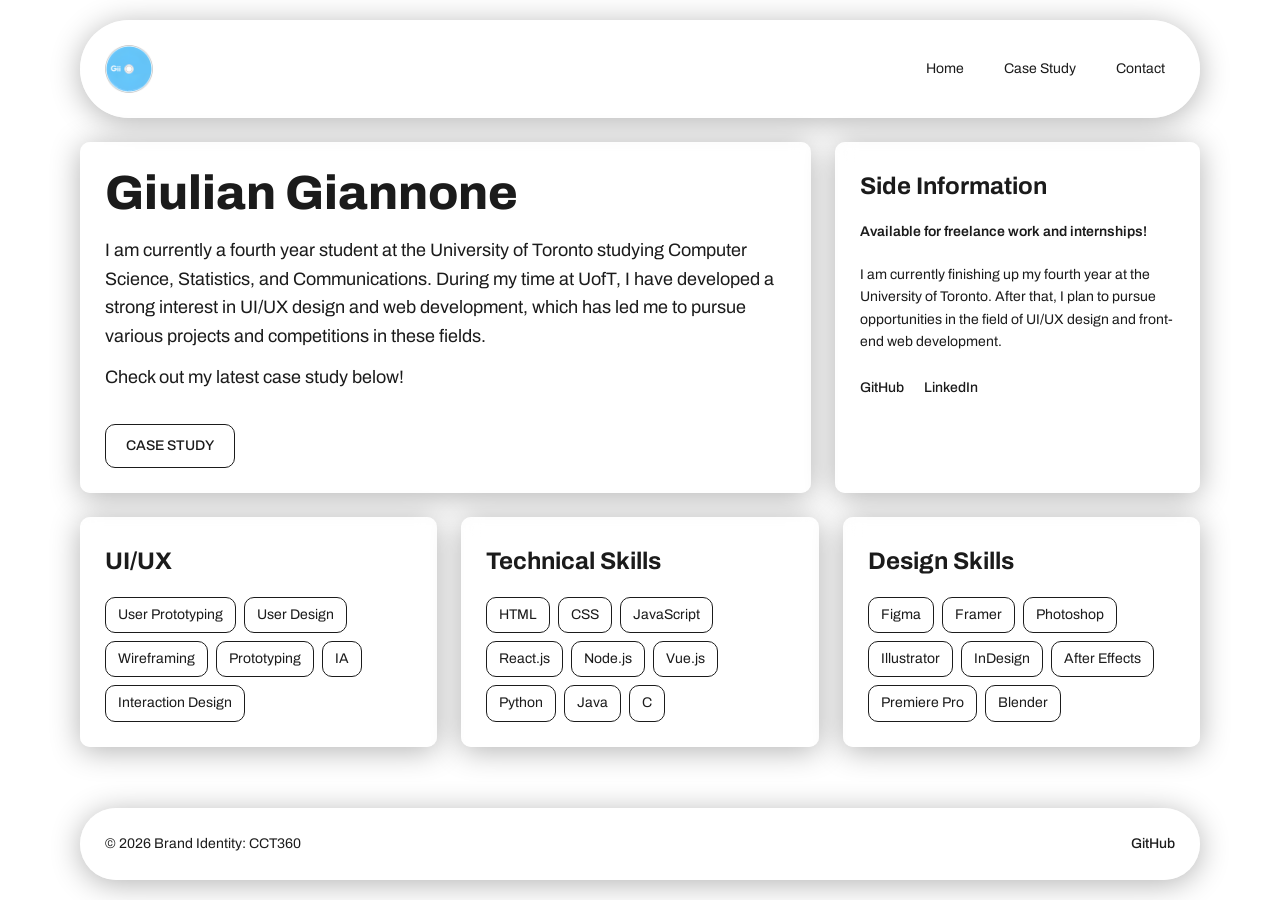
<file: index.html>
<!DOCTYPE html>
<html lang="en">
    <head>
        <meta charset="UTF-8">
        <meta name="viewport" content="width=device-width, initial-scale=1.0">
        <title>CCT360: Project 1</title>
        <link rel="stylesheet" href="css/style.css">
        <link rel="preconnect" href="https://fonts.googleapis.com">
        <link rel="preconnect" href="https://fonts.gstatic.com" crossorigin>
        <link href="https://fonts.googleapis.com/css2?family=Archivo:ital,wght@0,100..900;1,100..900&display=swap" rel="stylesheet">
    </head>
    <body>
        <header class ="navbar">
            <div class ="navigation">
            <a href="index.html">
                <img src="images/icon.png" alt="Logo" class="logo">
            </a>
            <nav class="nav-links">
                <a href="index.html">Home</a>
                <a href="detail.html">Case Study</a>
                <a href="mailto:giuliangiannone7@gmail.com">Contact</a>
            </nav>
            </div>
        </header>

        <main>
            <section class="hero-grid">
                <div class="primary-spotlight">
                    <h1 class="primary-title">Giulian Giannone</h1>
                    <p class="primary-description">I am currently a fourth year student at the University of Toronto studying Computer Science, Statistics, and Communications. During my time at UofT, I have developed a strong interest in UI/UX design and web development, which has led me to pursue various projects and competitions in these fields.</p>
                    <p class="primary-description">Check out my latest case study below!</p>
                    <a class="btn" href="detail.html">Case Study</a>
                </div>

                <aside class="sidebar">
                    <h1 class="secondary-title">Side Information</h1>
                    <p class="sidebar-status">
                            Available for freelance work and internships!
                    </p>
                    <p class="sidebar-bio">I am currently finishing up my fourth year at the University of Toronto. After that, I plan to pursue opportunities in the field of UI/UX design and front-end web development.</p>
                    <ul class="sidebar-links">
                        <li><a href="https://github.com/gianno36" target="_blank">GitHub</a></li>
                        <li><a href="https://www.linkedin.com/in/giuliangiannone7" target="_blank">LinkedIn</a></li>
                    </ul>
                </aside>
            </section>

            <section class="cards-gallery">
                <article class="card">
                    <h3>UI/UX</h3>
                    <ul>
                        <li>User Prototyping</li>
                        <li>User Design</li>
                        <li>Wireframing</li>
                        <li>Prototyping</li>
                        <li>IA</li>
                        <li>Interaction Design</li>
                    </ul>
                </article>

                <article class="card">
                    <h3>Technical Skills</h3>
                    <ul>
                        <li>HTML</li>
                        <li>CSS</li>
                        <li>JavaScript</li>
                        <li>React.js</li>
                        <li>Node.js</li>
                        <li>Vue.js</li>
                        <li>Python</li>
                        <li>Java</li>
                        <li>C</li>
                    </ul>
                </article>

                <article class="card">
                    <h3>Design Skills</h3>
                    <ul>
                        <li>Figma</li>
                        <li>Framer</li>
                        <li>Photoshop</li>
                        <li>Illustrator</li>
                        <li>InDesign</li>
                        <li>After Effects</li>
                        <li>Premiere Pro</li>
                        <li>Blender</li>
                    </ul>
                </article>
            </section>
        </main>

        <footer class="site-footer">
            <p class="footer-text">© 2026 Brand Identity: CCT360</p>
            <ul class="footer-links">
                <li><a href="https://github.com/gianno36">GitHub</a></li>
            </ul>
        </footer>
    </body>
</html>
</file>
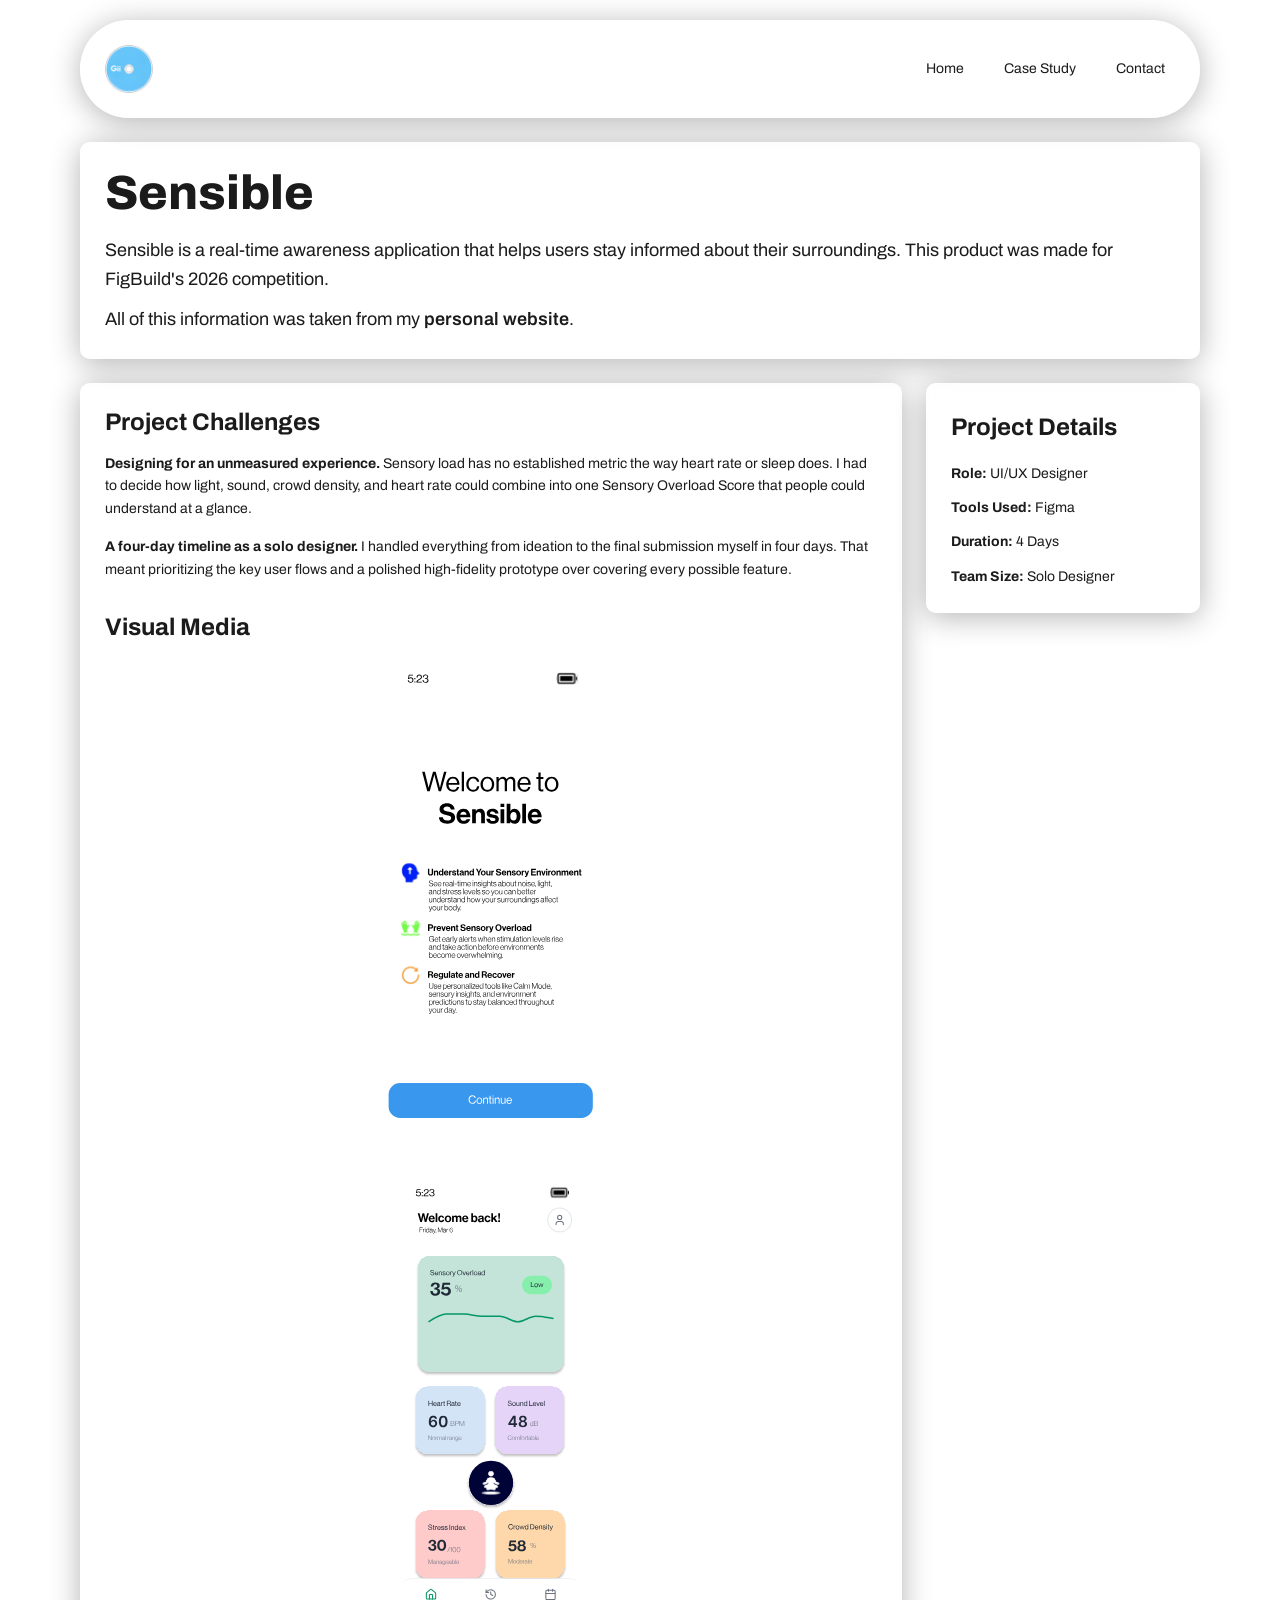
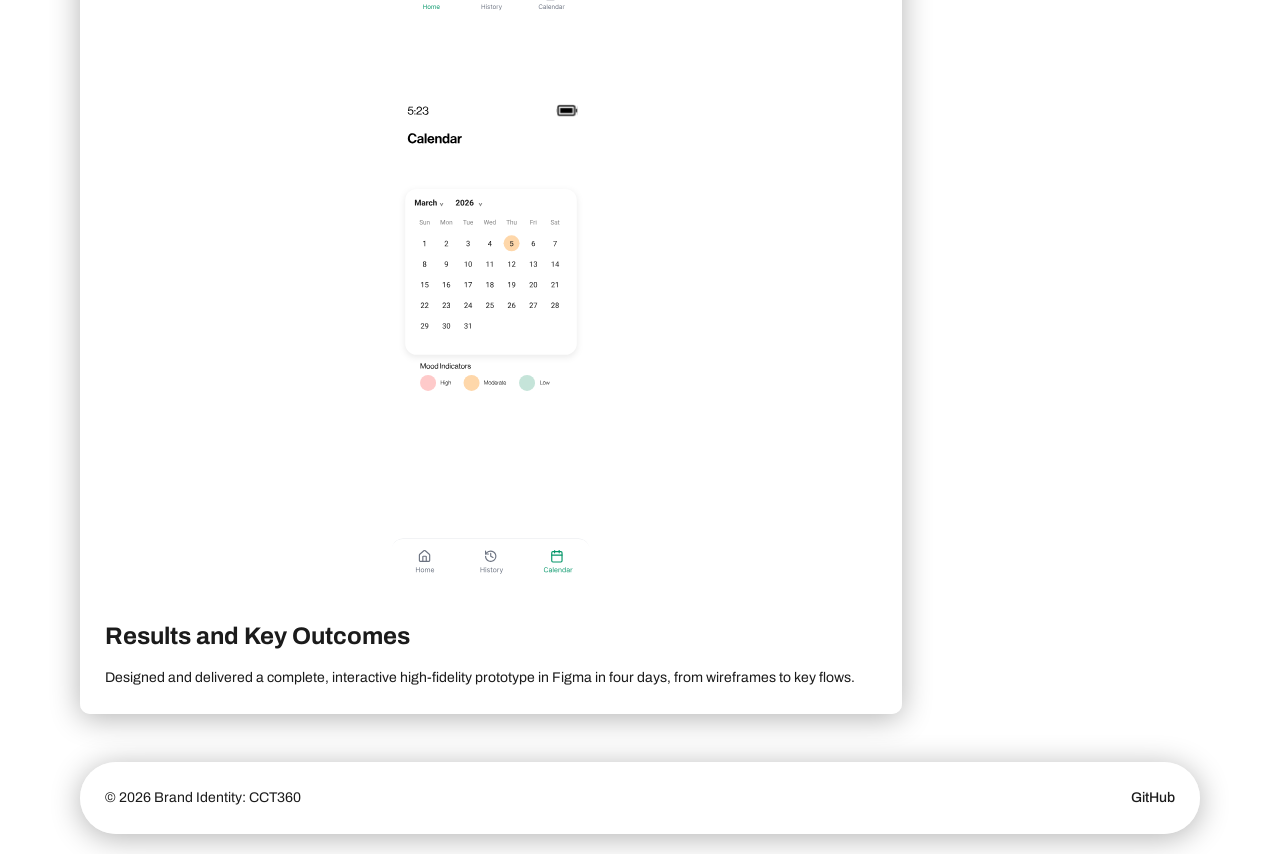
<file: detail.html>
<!DOCTYPE html>
<html lang="en">
    <head>
        <meta charset="UTF-8">
        <meta name="viewport" content="width=device-width, initial-scale=1.0">
        <title>CCT360: Case Study</title>
        <link rel="stylesheet" href="css/style.css">
        <link rel="preconnect" href="https://fonts.googleapis.com">
        <link rel="preconnect" href="https://fonts.gstatic.com" crossorigin>
        <link href="https://fonts.googleapis.com/css2?family=Archivo:ital,wght@0,100..900;1,100..900&display=swap" rel="stylesheet">
    </head>
    <body>
        <header class="navbar">
            <div class="navigation">
                <a href="index.html">
                    <img src="images/icon.png" alt="Logo" class="logo">
                </a>
                <nav class="nav-links">
                    <a href="index.html">Home</a>
                    <a href="detail.html">Case Study</a>
                    <a href="mailto:giuliangiannone7@gmail.com">Contact</a>
                </nav>
            </div>
        </header>

        <main class="detail-layout">
            <section class="detail-hero">
                <h1 class="primary-title">Sensible</h1>
                <p class="lead-text">Sensible is a real-time awareness application that helps users stay informed about their surroundings. This product was made for FigBuild's 2026 competition.</p>
                <p class="lead-text">All of this information was taken from my <a href="https://gaudiuhm.github.io/Website/" target="_blank">personal website</a>.</p>
            </section>

            <section class="content-grid">
                <article class="main-content">
                    <h2>Project Challenges</h2>
                    <p><strong>Designing for an unmeasured experience.</strong> Sensory load has no established metric the way heart rate or sleep does. I had to decide how light, sound, crowd density, and heart rate could combine into one Sensory Overload Score that people could understand at a glance.</p>
                    <p><strong>A four-day timeline as a solo designer.</strong> I handled everything from ideation to the final submission myself in four days. That meant prioritizing the key user flows and a polished high-fidelity prototype over covering every possible feature.</p>

                    <h2>Visual Media</h2>
                    <img src="images/sensible1.svg" alt="Sensible App Screenshot" class="project-image">
                    <img src="images/sensible.svg" alt="Sensible App Screenshot 2" class="project-image">
                    <img src="images/sensible2.svg" alt="Sensible App Screenshot 3" class="project-image">

                    <h2>Results and Key Outcomes</h2>
                    <p>Designed and delivered a complete, interactive high-fidelity prototype in Figma in four days, from wireframes to key flows.</p>
                </article>

                <aside class="sidebar">
                    <h2 class="secondary-title">Project Details</h2>
                    <ul class="detail-list">
                        <li><strong>Role:</strong> UI/UX Designer</li>
                        <li><strong>Tools Used:</strong> Figma</li>
                        <li><strong>Duration:</strong> 4 Days</li>
                        <li><strong>Team Size:</strong> Solo Designer</li>
                    </ul>

                </aside>
            </section>
        </main>

        <footer class="site-footer">
            <p class="footer-text">© 2026 Brand Identity: CCT360</p>
            <ul class="footer-links">
                <li><a href="https://github.com/gianno36">GitHub</a></li>
            </ul>
        </footer>
    </body>
</html>
</file>
<file: css/style.css>
:root {
  --color-one: #ffffff;
  --color-two: #64943e;
  --color-four: #1b1b1b;
  --color-five: #95bf47;
  --color-text: var(--color-four);

  --fs-h1: 48px;
  --fs-h3: 24px;
  --fs-lead: 18px;
  --fs-body: 14px;
  --line-height: 1.6;

  --gap: 24px;
  --border-radius: 10px;
  --blur: 10px;
}

* {
  margin: 0;
  padding: 0;
  box-sizing: border-box;
}

body {
  display: flex;
  flex-direction: column;
  min-height: 100vh;
  color: var(--color-text);
  font-family: "Archivo", sans-serif;
  font-size: var(--fs-body);
  line-height: var(--line-height);
  background-color: var(--color-one);
}

main {
  flex: 1;
  display: flex;
  flex-direction: column;
  gap: var(--gap);
  padding: var(--gap);
}

.navigation,
.primary-spotlight,
.sidebar,
.card,
.site-footer,
.detail-hero,
.main-content {
  padding: 24px;
  background: rgba(255, 255, 255, 0.5);
  box-shadow: 0 4px 30px rgba(0, 0, 0, 0.3);
  backdrop-filter: blur(var(--blur));
  -webkit-backdrop-filter: blur(var(--blur));
  border: 1px solid rgba(255, 255, 255, 0.3);
  border-radius: var(--border-radius);
  line-height: var(--line-height);
}

.navbar {
  padding: 0 var(--gap);
}

.navigation {
  display: flex;
  justify-content: space-between;
  align-items: center;
  flex-wrap: wrap;
  gap: 12px 50px;
  margin-top: 20px;
  border-radius: 50px;
}

.logo {
  display: block;
  max-height: 48px;
  width: auto;
}

.logo:hover {
  animation: Spin 1.5s ease-in-out;
}

@keyframes Spin {

  from {
    transform: rotate(0deg);
  }

  to {
    transform: rotate(720deg);
  }

}

.nav-links {
  display: flex;
  align-items: center;
  gap: 20px;
}

.nav-links a {
  color: var(--color-text);
  text-decoration: none;
  font-size: var(--fs-body);
  padding: 10px;
  border-radius: var(--border-radius);
  transition: color 0.3s ease, background 0.3s ease, box-shadow 0.3s ease;
}

.nav-links a:hover,
.nav-links a:focus-visible {
  color: var(--color-four);
  background: var(--color-five);
  box-shadow: 0 0 5px var(--color-five), 0 0 20px var(--color-five), 0 0 50px var(--color-five),
    0 0 100px var(--color-five);
  outline: none;
}

.primary-title {
  font-size: clamp(32px, 6vw, var(--fs-h1));
  font-weight: 800;
  line-height: 1.1;
  margin-bottom: 16px;
}

.primary-description,
.lead-text {
  font-size: var(--fs-lead);
  margin-bottom: 12px;
}

.lead-text:last-child {
  margin-bottom: 0;
}

.secondary-title {
  font-size: var(--fs-h3);
  font-weight: 700;
  margin-bottom: 16px;
}

.hero-grid {
  display: grid;
  grid-template-columns: 1fr;
  gap: var(--gap);
}

.sidebar p {
  margin-bottom: 20px;
}

.sidebar-status {
  display: flex;
  align-items: center;
  gap: 10px;
  font-weight: 600;
}

.sidebar-links {
  display: flex;
  flex-wrap: wrap;
  gap: 12px 20px;
  list-style: none;
}

.sidebar-links a,
.footer-links a,
.lead-text a {
  position: relative;
  display: inline-block;
  padding: 4px 0;
  color: var(--color-text);
  text-decoration: none;
  font-weight: 500;
}

.lead-text a {
  padding: 0;
  font-weight: 600;
}

.sidebar-links a::after,
.footer-links a::after,
.lead-text a::after {
  content: "";
  position: absolute;
  left: 0;
  bottom: 0;
  width: 0;
  height: 2px;
  background: var(--color-five);
  box-shadow: 0 0 5px var(--color-five), 0 0 10px var(--color-five);
  transition: width 0.3s ease;
}

.sidebar-links a:hover::after,
.sidebar-links a:focus-visible::after,
.footer-links a:hover::after,
.footer-links a:focus-visible::after,
.lead-text a:hover::after,
.lead-text a:focus-visible::after {
  width: 100%;
}

.btn {
  display: inline-block;
  box-sizing: border-box;
  vertical-align: top;
  padding: 10px 20px;
  margin-top: 20px;
  text-transform: uppercase;
  text-decoration: none;
  border-radius: var(--border-radius);
  font-size: var(--fs-body);
  font-weight: 500;
  color: var(--color-four);
  cursor: pointer;
  border: 1px solid var(--color-four);
  transition: 0.3s ease;
  user-select: none;
}

.btn:hover,
.btn:focus-visible {
  color: var(--color-four);
  background: var(--color-five);
  border: 1px solid var(--color-five);
  box-shadow: 0 0 5px var(--color-five), 0 0 20px var(--color-five), 0 0 50px var(--color-five),
    0 0 100px var(--color-five);
  outline: none;
  transform: none;
}


.cards-gallery {
  display: grid;
  grid-template-columns: 1fr;
  gap: var(--gap);
}

.card {
  display: flex;
  flex-direction: column;
  gap: 16px;
}

.card h3 {
  font-size: var(--fs-h3);
  font-weight: 700;
}

.card ul {
  display: flex;
  flex-wrap: wrap;
  gap: 8px;
  list-style: none;
}

.card li {
  padding: 6px 12px;
  font-size: var(--fs-body);
  border: 1px solid var(--color-four);
  border-radius: var(--border-radius);
  transition: 0.3s ease;
}

.card li:hover {
  background: var(--color-five);
  border-color: var(--color-five);
  box-shadow: 0 0 5px var(--color-five), 0 0 20px var(--color-five);
}

.detail-layout {
  gap: var(--gap);
}

.content-grid {
  display: grid;
  grid-template-columns: 1fr;
  gap: var(--gap);
}

.main-content {
  display: flex;
  flex-direction: column;
  gap: 16px;
  min-width: 0;
}

.main-content h2 {
  font-size: var(--fs-h3);
  font-weight: 700;
  line-height: 1.2;
}

.main-content h2:not(:first-child) {
  margin-top: 16px;
}

.project-image {
  display: block;
  max-width: 100%;
  height: 500px;
  border-radius: var(--border-radius);
}

.content-grid .sidebar {
  align-self: start;
}

.detail-list {
  display: flex;
  flex-direction: column;
  gap: 12px;
  list-style: none;
}

.site-footer {
  display: flex;
  justify-content: space-between;
  align-items: center;
  flex-wrap: wrap;
  gap: 12px 24px;
  padding: 20px 24px;
  margin: var(--gap) var(--gap) 20px;
  border-radius: 50px;
}

.footer-links {
  display: flex;
  gap: 20px;
  list-style: none;
}

@media (min-width: 768px) {
  .navbar {
    padding: 0 80px;
  }

  main {
    padding: var(--gap) 80px;
  }

  .site-footer {
    margin-left: 80px;
    margin-right: 80px;
  }

  .hero-grid {
    grid-template-columns: 2fr 1fr;
  }

  .cards-gallery {
    grid-template-columns: repeat(auto-fit, minmax(280px, 1fr));
  }

  .content-grid {
    grid-template-columns: 3fr 1fr;
  }

  .content-grid .sidebar {
    position: sticky;
    top: var(--gap);
  }
}
</file>
